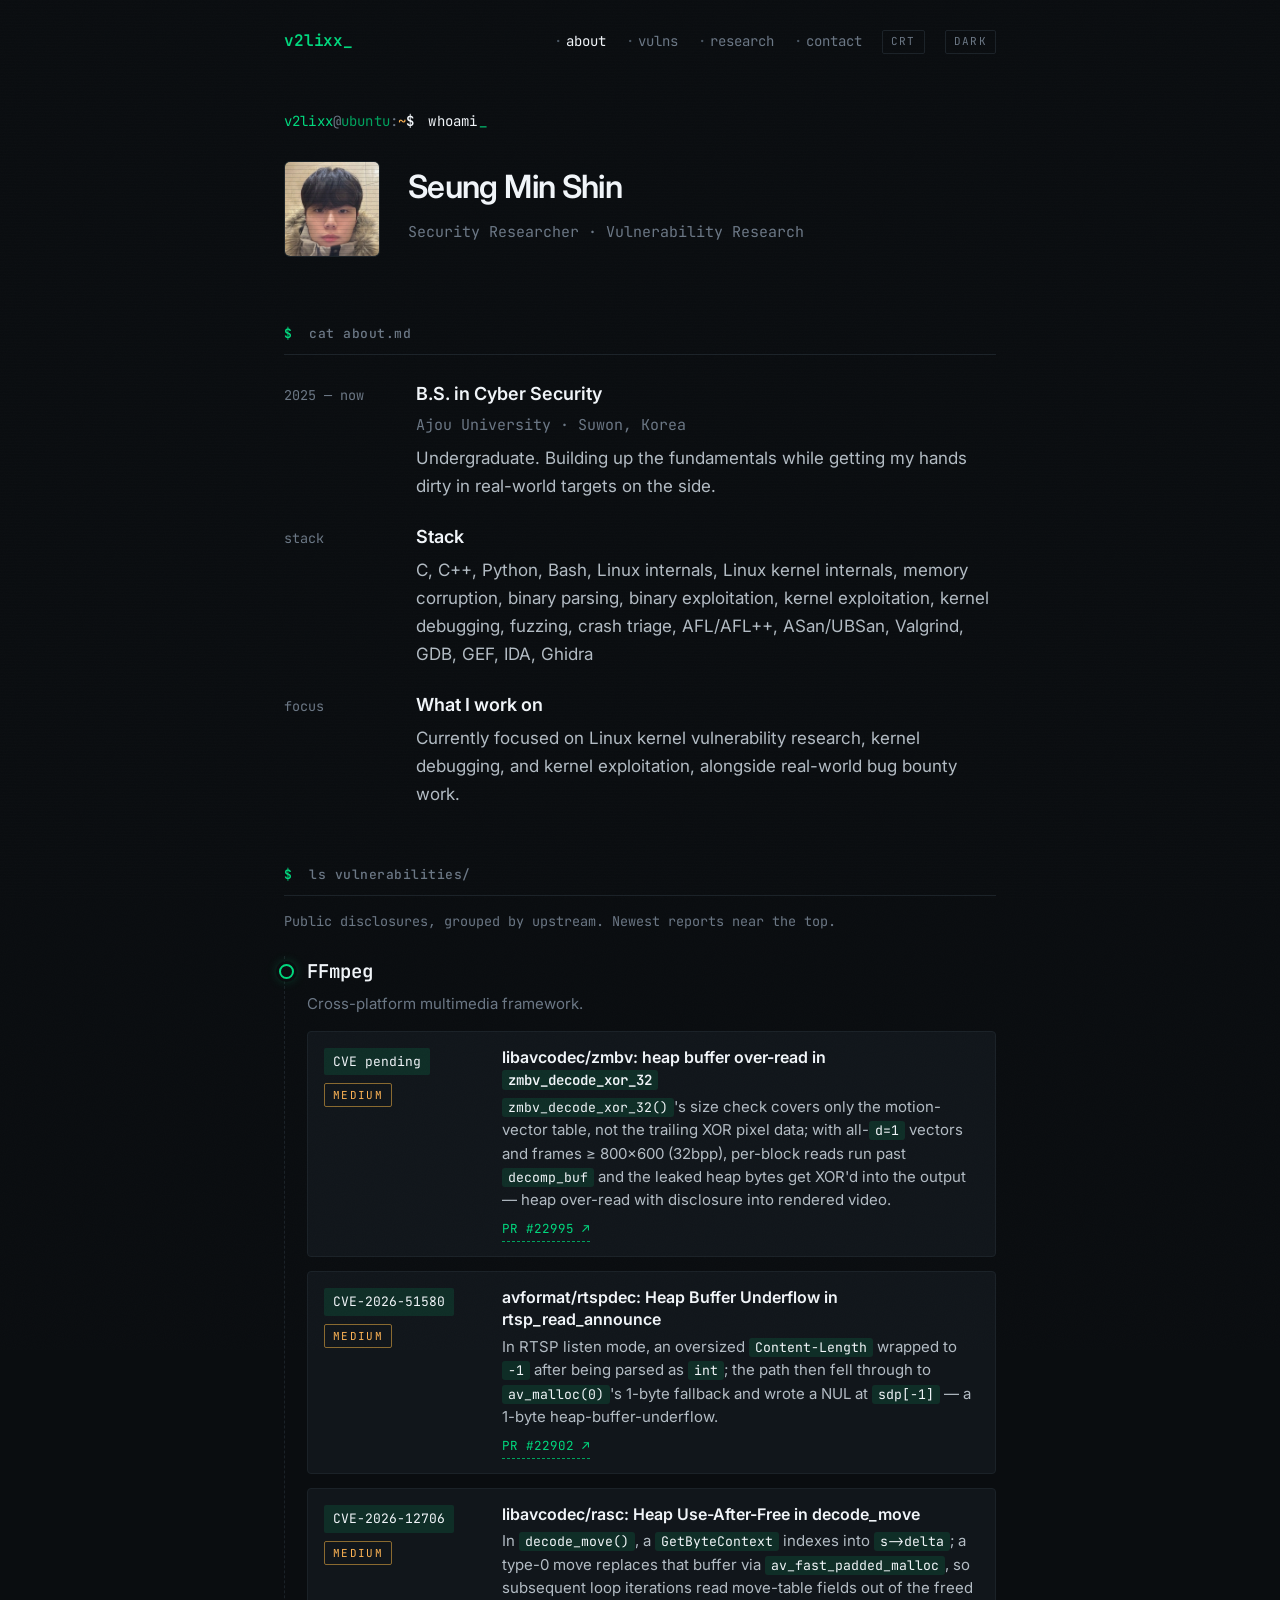
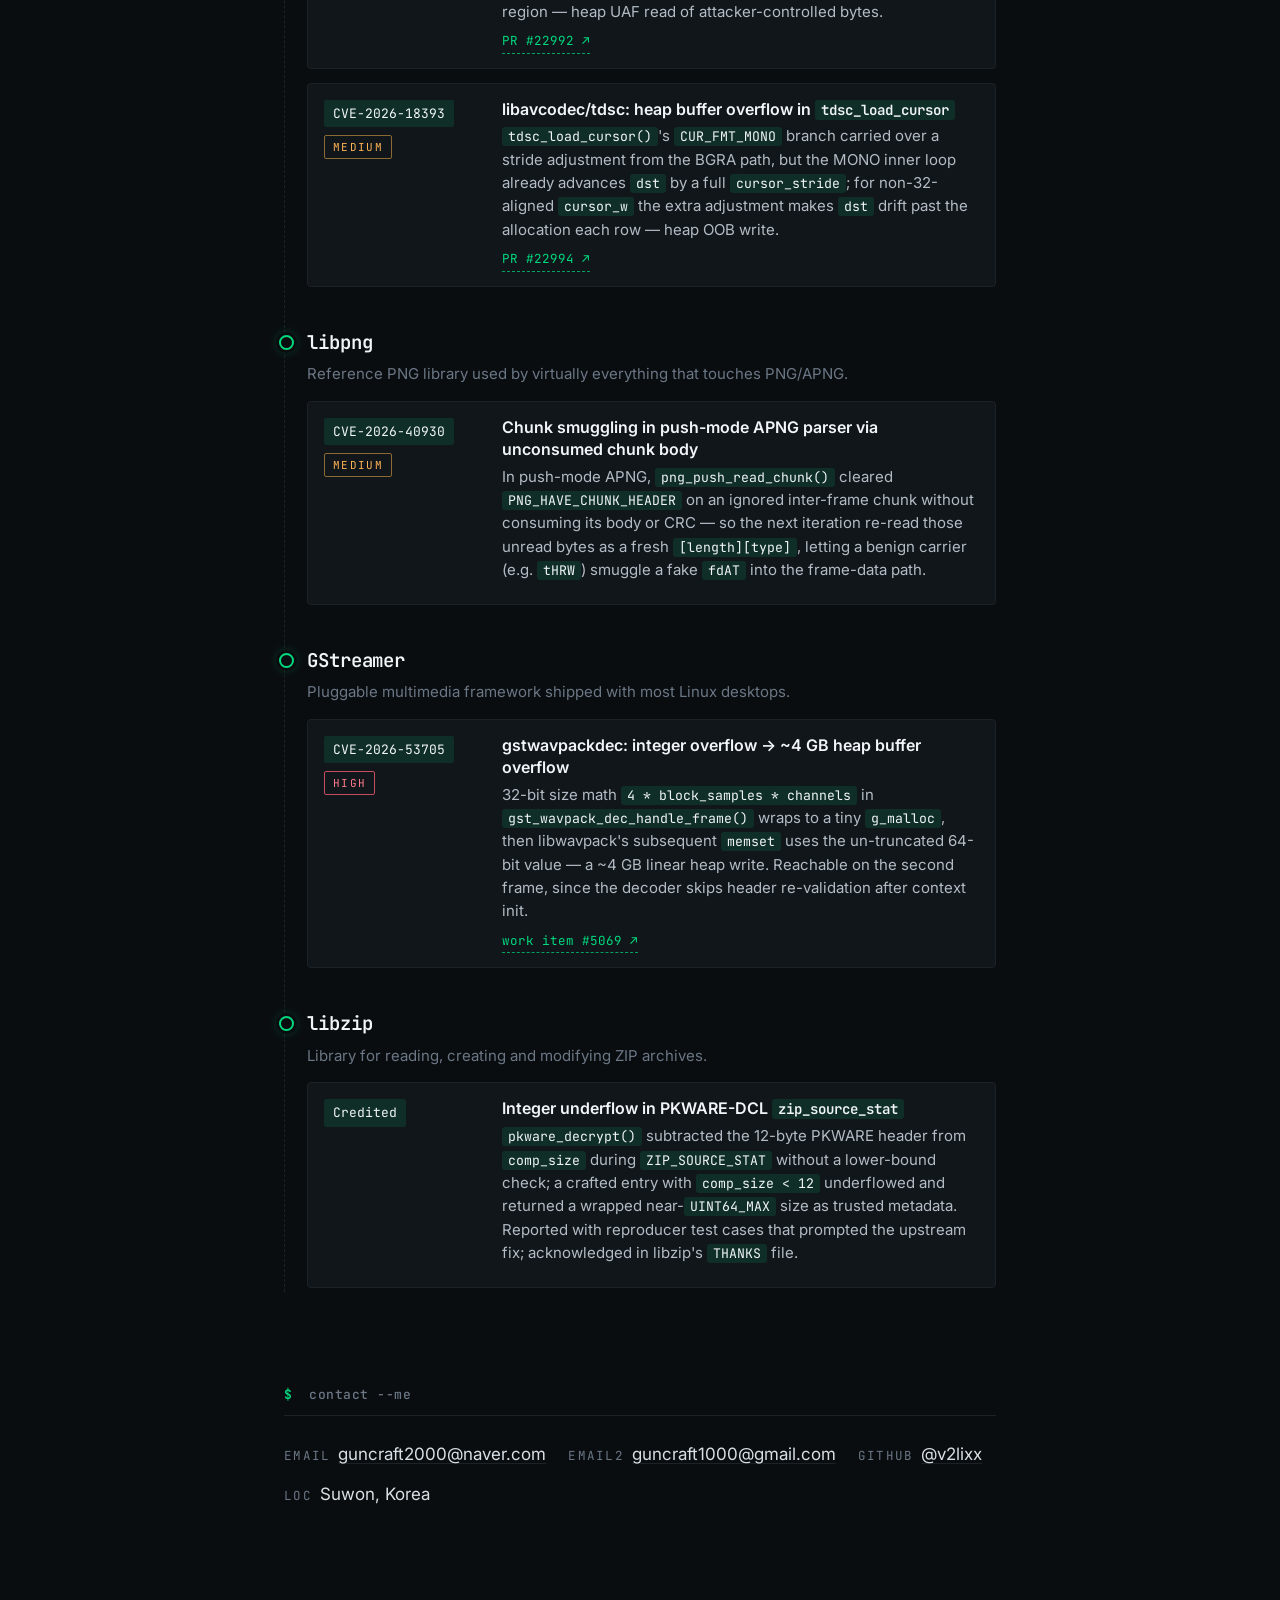
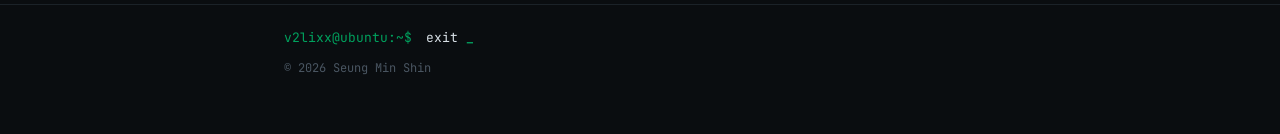
<file: index.html>
<!DOCTYPE html>
<html lang="en">
<head>
    <meta charset="UTF-8">
    <meta name="viewport" content="width=device-width, initial-scale=1.0">
    <title>Seung Min Shin · Security Researcher</title>
    <meta name="description" content="Seung Min Shin — Security Researcher. Vulnerability research with a current focus on Linux open-source packages and the kernel.">
    <link rel="stylesheet" href="styles.css?v=research-nav">
    <link rel="preconnect" href="https://fonts.googleapis.com">
    <link rel="preconnect" href="https://fonts.gstatic.com" crossorigin>
    <link href="https://fonts.googleapis.com/css2?family=JetBrains+Mono:wght@400;500;600&family=Inter:wght@400;500;600&display=swap" rel="stylesheet">
    <script>(function(){try{var t=localStorage.getItem('theme')||'dark';document.documentElement.setAttribute('data-theme',t);var c=localStorage.getItem('crt');if(c==='on')document.documentElement.setAttribute('data-crt','on');}catch(e){document.documentElement.setAttribute('data-theme','dark');}})();</script>
</head>
<body>
    <div class="scanline" aria-hidden="true"></div>
    <div class="noise" aria-hidden="true"></div>

    <nav class="nav">
        <div class="wrap">
            <div class="nav-brand"><a href="#top">v2lixx<span class="cursor">_</span></a></div>
            <ul class="nav-links">
                <li><a href="#about">about</a></li>
                <li><a href="#vulns">vulns</a></li>
                <li class="nav-item has-submenu">
                    <a href="research.html">research</a>
                    <ul class="submenu" aria-label="Research sections">
                        <li><a href="research.html">0-day</a></li>
                        <li><a href="research-1day.html">1-day</a></li>
                        <li><a href="research-wargame-ctf.html">wargame/ctf</a></li>
                    </ul>
                </li>
                <li><a href="#contact">contact</a></li>
                <li><button class="toggle-btn" id="crt-toggle" aria-label="Toggle CRT scanline">crt</button></li>
                <li><button class="toggle-btn" id="theme-toggle" aria-label="Toggle theme">dark</button></li>
            </ul>
        </div>
    </nav>

    <header class="intro" id="top">
        <div class="wrap">
            <div class="terminal-prompt">
                <span class="prompt-user">v2lixx</span><span class="prompt-at">@</span><span class="prompt-host">ubuntu</span><span class="prompt-colon">:</span><span class="prompt-path">~</span><span class="prompt-dollar">$</span>
                <span class="prompt-cmd">whoami</span>
            </div>
            <div class="intro-row">
                <div class="avatar">
                    <img src="profile.jpg" alt="Seung Min Shin">
                </div>
                <div class="intro-text">
                    <h1 class="glitch" data-text="Seung Min Shin">Seung Min Shin</h1>
                    <p class="tagline">Security Researcher · Vulnerability Research</p>
                </div>
            </div>
        </div>
    </header>

    <section class="block" id="about">
        <div class="wrap">
            <h2 class="section-heading"><span class="head-prompt">$</span> cat about.md</h2>
            <div class="entries">
                <div class="entry">
                    <div class="when">2025 — now</div>
                    <div class="what">
                        <h3>B.S. in Cyber Security</h3>
                        <p class="where">Ajou University · Suwon, Korea</p>
                        <p>Undergraduate. Building up the fundamentals while getting my hands dirty in real-world targets on the side.</p>
                    </div>
                </div>
                <div class="entry">
                    <div class="when">stack</div>
                    <div class="what">
                        <h3>Stack</h3>
                        <p>C, C++, Python, Bash, Linux internals, Linux kernel internals,
                            memory corruption, binary parsing, binary exploitation, kernel exploitation,
                            kernel debugging, fuzzing, crash triage, AFL/AFL++, ASan/UBSan, Valgrind,
                            GDB, GEF, IDA, Ghidra</p>
                    </div>
                </div>
                <div class="entry">
                    <div class="when">focus</div>
                    <div class="what">
                        <h3>What I work on</h3>
                        <p>Currently focused on Linux kernel vulnerability research, kernel debugging,
                            and kernel exploitation, alongside real-world bug bounty work.</p>
                    </div>
                </div>
            </div>
        </div>
    </section>

    <section class="block" id="vulns">
        <div class="wrap">
            <h2 class="section-heading"><span class="head-prompt">$</span> ls vulnerabilities/</h2>
            <p class="page-sub">Public disclosures, grouped by upstream. Newest reports near the top.</p>

            <div class="timeline">

                <div class="vendor-block" id="ffmpeg">
                    <h3 class="vendor-name">FFmpeg</h3>
                    <p class="vendor-desc">Cross-platform multimedia framework.</p>
                    <ul class="vuln-list">
                        <li>
                            <div class="vuln-meta">
                                <span class="cve">CVE pending</span>
                                <span class="sev medium">Medium</span>
                            </div>
                            <div class="vuln-body">
                                <h4 class="vuln-title">libavcodec/zmbv: heap buffer over-read in <code>zmbv_decode_xor_32</code></h4>
                                <p class="vuln-desc"><code>zmbv_decode_xor_32()</code>'s size check covers only the motion-vector table, not the trailing XOR pixel data; with all-<code>d=1</code> vectors and frames ≥ 800×600 (32bpp), per-block reads run past <code>decomp_buf</code> and the leaked heap bytes get XOR'd into the output — heap over-read with disclosure into rendered video.</p>
                                <p class="vuln-meta-row">
                                    <a class="vuln-link" href="https://code.ffmpeg.org/FFmpeg/FFmpeg/pulls/22995" target="_blank" rel="noopener">PR #22995 ↗</a>
                                </p>
                            </div>
                        </li>

                        <li>
                            <div class="vuln-meta">
                                <span class="cve"><a href="https://www.cve.org/CVERecord?id=CVE-2026-51580" target="_blank" rel="noopener">CVE-2026-51580</a></span>
                                <span class="sev medium">Medium</span>
                            </div>
                            <div class="vuln-body">
                                <h4 class="vuln-title">avformat/rtspdec: Heap Buffer Underflow in rtsp_read_announce</h4>
                                <p class="vuln-desc">In RTSP listen mode, an oversized <code>Content-Length</code> wrapped to <code>-1</code> after being parsed as <code>int</code>; the path then fell through to <code>av_malloc(0)</code>'s 1-byte fallback and wrote a NUL at <code>sdp[-1]</code> — a 1-byte heap-buffer-underflow.</p>
                                <p class="vuln-meta-row">
                                    <a class="vuln-link" href="https://code.ffmpeg.org/FFmpeg/FFmpeg/pulls/22902" target="_blank" rel="noopener">PR #22902 ↗</a>
                                </p>
                            </div>
                        </li>

                        <li>
                            <div class="vuln-meta">
                                <span class="cve"><a href="https://www.cve.org/CVERecord?id=CVE-2026-12706" target="_blank" rel="noopener">CVE-2026-12706</a></span>
                                <span class="sev medium">Medium</span>
                            </div>
                            <div class="vuln-body">
                                <h4 class="vuln-title">libavcodec/rasc: Heap Use-After-Free in decode_move</h4>
                                <p class="vuln-desc">In <code>decode_move()</code>, a <code>GetByteContext</code> indexes into <code>s->delta</code>; a type-0 move replaces that buffer via <code>av_fast_padded_malloc</code>, so subsequent loop iterations read move-table fields out of the freed region — heap UAF read of attacker-controlled bytes.</p>
                                <p class="vuln-meta-row">
                                    <a class="vuln-link" href="https://code.ffmpeg.org/FFmpeg/FFmpeg/pulls/22992" target="_blank" rel="noopener">PR #22992 ↗</a>
                                </p>
                            </div>
                        </li>

                        <li>
                            <div class="vuln-meta">
                                <span class="cve"><a href="https://www.cve.org/CVERecord?id=CVE-2026-18393" target="_blank" rel="noopener">CVE-2026-18393</a></span>
                                <span class="sev medium">Medium</span>
                            </div>
                            <div class="vuln-body">
                                <h4 class="vuln-title">libavcodec/tdsc: heap buffer overflow in <code>tdsc_load_cursor</code></h4>
                                <p class="vuln-desc"><code>tdsc_load_cursor()</code>'s <code>CUR_FMT_MONO</code> branch carried over a stride adjustment from the BGRA path, but the MONO inner loop already advances <code>dst</code> by a full <code>cursor_stride</code>; for non-32-aligned <code>cursor_w</code> the extra adjustment makes <code>dst</code> drift past the allocation each row — heap OOB write.</p>
                                <p class="vuln-meta-row">
                                    <a class="vuln-link" href="https://code.ffmpeg.org/FFmpeg/FFmpeg/pulls/22994" target="_blank" rel="noopener">PR #22994 ↗</a>
                                </p>
                            </div>
                        </li>
                    </ul>
                </div>

                <div class="vendor-block" id="libpng">
                    <h3 class="vendor-name">libpng</h3>
                    <p class="vendor-desc">Reference PNG library used by virtually everything that touches PNG/APNG.</p>
                    <ul class="vuln-list">
                        <li>
                            <div class="vuln-meta">
                                <span class="cve"><a href="https://www.cve.org/CVERecord?id=CVE-2026-40930" target="_blank" rel="noopener">CVE-2026-40930</a></span>
                                <span class="sev medium">Medium</span>
                            </div>
                            <div class="vuln-body">
                                <h4 class="vuln-title">Chunk smuggling in push-mode APNG parser via unconsumed chunk body</h4>
                                <p class="vuln-desc">In push-mode APNG, <code>png_push_read_chunk()</code> cleared <code>PNG_HAVE_CHUNK_HEADER</code> on an ignored inter-frame chunk without consuming its body or CRC — so the next iteration re-read those unread bytes as a fresh <code>[length][type]</code>, letting a benign carrier (e.g. <code>tHRW</code>) smuggle a fake <code>fdAT</code> into the frame-data path.</p>
                            </div>
                        </li>
                    </ul>
                </div>

                <div class="vendor-block" id="gstreamer">
                    <h3 class="vendor-name">GStreamer</h3>
                    <p class="vendor-desc">Pluggable multimedia framework shipped with most Linux desktops.</p>
                    <ul class="vuln-list">
                        <li>
                            <div class="vuln-meta">
                                <span class="cve"><a href="https://www.cve.org/CVERecord?id=CVE-2026-53705" target="_blank" rel="noopener">CVE-2026-53705</a></span>
                                <span class="sev high">High</span>
                            </div>
                            <div class="vuln-body">
                                <h4 class="vuln-title">gstwavpackdec: integer overflow → ~4 GB heap buffer overflow</h4>
                                <p class="vuln-desc">32-bit size math <code>4 * block_samples * channels</code> in <code>gst_wavpack_dec_handle_frame()</code> wraps to a tiny <code>g_malloc</code>, then libwavpack's subsequent <code>memset</code> uses the un-truncated 64-bit value — a ~4 GB linear heap write. Reachable on the second frame, since the decoder skips header re-validation after context init.</p>
                                <p class="vuln-meta-row">
                                    <a class="vuln-link" href="https://gitlab.freedesktop.org/gstreamer/gstreamer/-/work_items/5069" target="_blank" rel="noopener">work item #5069 ↗</a>
                                </p>
                            </div>
                        </li>
                    </ul>
                </div>

                <div class="vendor-block" id="libzip">
                    <h3 class="vendor-name">libzip</h3>
                    <p class="vendor-desc">Library for reading, creating and modifying ZIP archives.</p>
                    <ul class="vuln-list">
                        <li>
                            <div class="vuln-meta">
                                <span class="cve">Credited</span>
                            </div>
                            <div class="vuln-body">
                                <h4 class="vuln-title">Integer underflow in PKWARE-DCL <code>zip_source_stat</code></h4>
                                <p class="vuln-desc"><code>pkware_decrypt()</code> subtracted the 12-byte PKWARE header from <code>comp_size</code> during <code>ZIP_SOURCE_STAT</code> without a lower-bound check; a crafted entry with <code>comp_size &lt; 12</code> underflowed and returned a wrapped near-<code>UINT64_MAX</code> size as trusted metadata. Reported with reproducer test cases that prompted the upstream fix; acknowledged in libzip's <code>THANKS</code> file.</p>
                            </div>
                        </li>
                    </ul>
                </div>

            </div>
        </div>
    </section>

    <section class="block" id="contact">
        <div class="wrap">
            <h2 class="section-heading"><span class="head-prompt">$</span> contact --me</h2>
            <div class="contact-row">
                <div><span class="label">email</span><a href="mailto:guncraft2000@naver.com">guncraft2000@naver.com</a></div>
                <div><span class="label">email2</span><a href="mailto:guncraft1000@gmail.com">guncraft1000@gmail.com</a></div>
                <div><span class="label">github</span><a href="https://github.com/v2lixx" target="_blank" rel="noopener">@v2lixx</a></div>
                <div><span class="label">loc</span>Suwon, Korea</div>
            </div>
        </div>
    </section>

    <footer class="foot">
        <div class="wrap">
            <span class="foot-prompt">v2lixx@ubuntu:~$</span>
            <span class="foot-text">exit</span>
            <span class="cursor">_</span>
            <div class="foot-copy">© 2026 Seung Min Shin</div>
        </div>
    </footer>

    <script src="main.js"></script>
</body>
</html>
</file>
<file: styles.css>
/* =========================================================
   Seung Min Shin · portfolio
   Reference baseline: smlijun.github.io (layout, rhythm)
   Personal touches: terminal/CLI feel, subtle scanline + glitch,
                     terminal-green accent palette
   ========================================================= */

:root {
    --fg: #d8e0e6;
    --fg-strong: #f1f5f9;
    --muted: #6b7785;
    --muted-2: #4a5662;
    --border: #1b2228;
    --border-soft: #161c22;
    --bg: #0a0d10;
    --bg-elev: #11161b;
    --bio: #c2cbd2;
    --entry-text: #b3bcc4;
    --accent: #00d97e;            /* terminal green */
    --accent-soft: rgba(0, 217, 126, 0.12);
    --accent-dim: #00a25e;
    --warn: #ffb454;
    --crit: #ff5c7a;
    --max: 760px;
    --sans: "Inter", -apple-system, BlinkMacSystemFont, "Segoe UI", Helvetica, Arial, sans-serif;
    --mono: "JetBrains Mono", ui-monospace, SFMono-Regular, Menlo, Consolas, monospace;
    color-scheme: dark;
}

:root[data-theme="light"] {
    --fg: #1a1f24;
    --fg-strong: #06090c;
    --muted: #5e6770;
    --muted-2: #8b939c;
    --border: #e1e5e9;
    --border-soft: #eef0f2;
    --bg: #fafbfc;
    --bg-elev: #ffffff;
    --bio: #2a3036;
    --entry-text: #38414a;
    --accent: #00945a;
    --accent-soft: rgba(0, 148, 90, 0.10);
    --accent-dim: #007549;
    --warn: #b06f00;
    --crit: #c1264a;
    color-scheme: light;
}

* { box-sizing: border-box; }
html { -webkit-text-size-adjust: 100%; scroll-behavior: smooth; }

body {
    margin: 0;
    font-family: var(--sans);
    font-size: 18px;
    line-height: 1.65;
    color: var(--fg);
    background: var(--bg);
    -webkit-font-smoothing: antialiased;
    -moz-osx-font-smoothing: grayscale;
    overflow-x: hidden;
}

.wrap {
    max-width: var(--max);
    margin: 0 auto;
    padding: 0 24px;
}

a {
    color: var(--fg);
    text-decoration: underline;
    text-decoration-color: var(--border);
    text-underline-offset: 3px;
    transition: color .15s ease, text-decoration-color .15s ease;
}
a:hover {
    color: var(--accent);
    text-decoration-color: var(--accent);
}

code {
    font-family: var(--mono);
    font-size: 0.88em;
    background: var(--accent-soft);
    color: var(--fg-strong);
    padding: 1px 6px;
    border-radius: 3px;
}

/* ----- Atmosphere: scanline + grain (very subtle) ------------- */

.scanline {
    position: fixed;
    inset: 0;
    pointer-events: none;
    z-index: 100;
    background-image: repeating-linear-gradient(
        to bottom,
        rgba(255,255,255,0.018) 0px,
        rgba(255,255,255,0.018) 1px,
        transparent 1px,
        transparent 3px
    );
    mix-blend-mode: overlay;
    opacity: 0.35;
}
:root[data-theme="light"] .scanline {
    background-image: repeating-linear-gradient(
        to bottom,
        rgba(0,0,0,0.025) 0px,
        rgba(0,0,0,0.025) 1px,
        transparent 1px,
        transparent 3px
    );
    opacity: 0.5;
}
:root[data-crt="on"] .scanline {
    opacity: 0.85;
    background-image: repeating-linear-gradient(
        to bottom,
        rgba(0,217,126,0.06) 0px,
        rgba(0,217,126,0.06) 1px,
        transparent 1px,
        transparent 2px
    );
    mix-blend-mode: normal;
}
:root[data-theme="light"][data-crt="on"] .scanline {
    background-image: repeating-linear-gradient(
        to bottom,
        rgba(0,0,0,0.06) 0px,
        rgba(0,0,0,0.06) 1px,
        transparent 1px,
        transparent 2px
    );
}

.noise {
    position: fixed;
    inset: -50%;
    pointer-events: none;
    z-index: 99;
    opacity: 0.025;
    background-image: url("data:image/svg+xml;utf8,<svg xmlns='http://www.w3.org/2000/svg' width='200' height='200'><filter id='n'><feTurbulence type='fractalNoise' baseFrequency='0.9' numOctaves='3' stitchTiles='stitch'/></filter><rect width='100%' height='100%' filter='url(%23n)' opacity='0.7'/></svg>");
}

/* ----- Nav -------------------------------------------------- */

.nav { padding: 28px 0 0; position: relative; z-index: 5; }
.nav .wrap {
    display: flex;
    justify-content: space-between;
    align-items: baseline;
    gap: 24px;
}
.nav-brand {
    font-family: var(--mono);
    font-weight: 600;
    font-size: 16px;
    letter-spacing: -0.01em;
    color: var(--accent);
}
.nav-brand a { text-decoration: none; color: inherit; }
.nav-brand .cursor { color: var(--accent); }

.nav-links {
    list-style: none;
    margin: 0;
    padding: 0;
    display: flex;
    gap: 20px;
    font-family: var(--mono);
    font-size: 14px;
    align-items: center;
}
.nav-links > li { position: relative; }
.nav-links a {
    text-decoration: none;
    color: var(--muted);
    transition: color .15s ease;
}
.nav-links a::before {
    content: "·";
    color: var(--muted-2);
    margin-right: 4px;
}
.nav-links a:hover { color: var(--fg-strong); }
.nav-links a:hover::before { color: var(--accent); }

.nav-links .submenu {
    list-style: none;
    margin: 0;
    padding: 8px 0;
    position: absolute;
    top: calc(100% + 10px);
    left: -12px;
    min-width: 158px;
    background: var(--bg-elev);
    border: 1px solid var(--border);
    border-radius: 4px;
    opacity: 0;
    visibility: hidden;
    pointer-events: none;
    transform: translateY(-4px);
    transition: opacity .15s ease, transform .15s ease, visibility .15s ease;
    z-index: 30;
}
.nav-links .submenu::before {
    content: "";
    position: absolute;
    left: 0;
    right: 0;
    top: -11px;
    height: 11px;
}
.nav-links .has-submenu:hover .submenu,
.nav-links .has-submenu:focus-within .submenu {
    opacity: 1;
    visibility: visible;
    pointer-events: auto;
    transform: translateY(0);
}
.nav-links .submenu a {
    display: block;
    padding: 6px 12px;
    white-space: nowrap;
}
.nav-links .submenu a::before {
    content: "$";
    color: var(--accent-dim);
    margin-right: 7px;
}
.nav-links .submenu a:hover::before,
.nav-links .submenu a.active::before {
    color: var(--accent);
}

.toggle-btn {
    background: transparent;
    border: 1px solid var(--border);
    color: var(--muted);
    font-family: var(--mono);
    font-size: 11px;
    text-transform: uppercase;
    letter-spacing: 0.12em;
    padding: 3px 8px;
    border-radius: 2px;
    cursor: pointer;
    line-height: 1.4;
    transition: color .15s ease, border-color .15s ease, background .15s ease;
}
.toggle-btn:hover {
    color: var(--accent);
    border-color: var(--accent);
    background: var(--accent-soft);
}

/* ----- Header / Hero --------------------------------------- */

header.intro { padding: 56px 0 16px; }

.terminal-prompt {
    font-family: var(--mono);
    font-size: 14px;
    color: var(--muted);
    margin-bottom: 28px;
    letter-spacing: 0.01em;
}
.terminal-prompt .prompt-user { color: var(--accent); }
.terminal-prompt .prompt-host { color: var(--accent-dim); }
.terminal-prompt .prompt-path { color: var(--warn); }
.terminal-prompt .prompt-dollar {
    color: var(--fg-strong);
    margin: 0 6px 0 0;
    font-weight: 600;
}
.terminal-prompt .prompt-cmd { color: var(--fg-strong); }
.terminal-prompt .prompt-cmd::after {
    content: "_";
    display: inline-block;
    color: var(--accent);
    animation: blink 1s steps(1) infinite;
    margin-left: 2px;
}

.intro-row {
    display: flex;
    gap: 28px;
    align-items: flex-start;
}
.avatar {
    width: 96px;
    height: 96px;
    border-radius: 6px;
    flex-shrink: 0;
    border: 1px solid var(--border);
    background:
        linear-gradient(135deg, var(--accent-soft), transparent 70%),
        var(--bg-elev);
    display: flex;
    align-items: center;
    justify-content: center;
    box-shadow: inset 0 0 0 1px rgba(0,217,126,0.06);
    position: relative;
    overflow: hidden;
}
.avatar::after {
    content: "";
    position: absolute;
    inset: 0;
    background: repeating-linear-gradient(
        to bottom,
        transparent 0,
        transparent 3px,
        rgba(0,0,0,0.08) 3px,
        rgba(0,0,0,0.08) 4px
    );
    pointer-events: none;
    z-index: 2;
}
.avatar img {
    display: block;
    width: 100%;
    height: 100%;
    object-fit: cover;
    object-position: center 30%;
    user-select: none;
    -webkit-user-drag: none;
}
.avatar-text {
    font-family: var(--mono);
    font-size: 26px;
    font-weight: 600;
    color: var(--accent);
    letter-spacing: 0.04em;
    text-shadow: 0 0 12px rgba(0,217,126,0.35);
}

.intro-text h1 {
    margin: 0 0 6px;
    font-size: 32px;
    font-weight: 600;
    letter-spacing: -0.02em;
    color: var(--fg-strong);
}
.intro-text .tagline {
    margin: 0 0 14px;
    color: var(--muted);
    font-family: var(--mono);
    font-size: 15px;
}
.intro-text .bio {
    margin: 0;
    font-size: 18px;
    color: var(--bio);
}

/* ----- Glitch on name (hover only, very subtle) ------------ */

.glitch {
    position: relative;
    display: inline-block;
    cursor: default;
}
.glitch::before,
.glitch::after {
    content: attr(data-text);
    position: absolute;
    top: 0; left: 0;
    width: 100%;
    overflow: hidden;
    opacity: 0;
    pointer-events: none;
    transition: opacity .15s ease;
}
.glitch::before {
    color: var(--accent);
    transform: translate(-1.5px, 0);
    clip-path: inset(0 0 55% 0);
    mix-blend-mode: screen;
}
.glitch::after {
    color: var(--crit);
    transform: translate(1.5px, 0);
    clip-path: inset(55% 0 0 0);
    mix-blend-mode: screen;
}
.glitch:hover::before,
.glitch:hover::after {
    opacity: 0.85;
    animation: glitch-shift 1.2s steps(2, end) infinite;
}
.glitch:hover::after { animation-delay: 0.1s; }
:root[data-theme="light"] .glitch::before,
:root[data-theme="light"] .glitch::after { mix-blend-mode: multiply; }

/* ----- Sections -------------------------------------------- */

section.block { padding: 48px 0 8px; position: relative; z-index: 2; }

h2.section-heading {
    font-family: var(--mono);
    font-size: 13px;
    font-weight: 500;
    text-transform: lowercase;
    letter-spacing: 0.04em;
    color: var(--muted);
    margin: 0 0 24px;
    padding-bottom: 10px;
    border-bottom: 1px solid var(--border);
}
h2.section-heading .head-prompt {
    color: var(--accent);
    margin-right: 8px;
    font-weight: 600;
}

/* ----- Entries (about) ------------------------------------- */

.entries {
    display: flex;
    flex-direction: column;
    gap: 22px;
}
.entry {
    display: grid;
    grid-template-columns: 110px 1fr;
    gap: 22px;
    align-items: baseline;
}
.entry .when {
    font-family: var(--mono);
    font-size: 13.5px;
    color: var(--muted);
    padding-top: 4px;
    white-space: nowrap;
    text-transform: lowercase;
}
.entry .what h3 {
    margin: 0 0 4px;
    font-size: 18px;
    font-weight: 600;
    color: var(--fg-strong);
}
.entry .what .where {
    margin: 0 0 6px;
    font-size: 15px;
    color: var(--muted);
    font-family: var(--mono);
}
.entry .what p {
    margin: 4px 0 0;
    font-size: 17px;
    color: var(--entry-text);
}

.page-sub {
    color: var(--muted);
    font-family: var(--mono);
    font-size: 13.5px;
    margin: -10px 0 24px;
}

/* ----- Vulnerability timeline ------------------------------ */

.timeline {
    position: relative;
    padding-left: 22px;
    border-left: 1px dashed var(--border);
}

.vendor-block {
    position: relative;
    margin: 0 0 36px;
    padding: 0 0 4px;
}
.vendor-block::before {
    content: "";
    position: absolute;
    left: -28px;
    top: 8px;
    width: 11px;
    height: 11px;
    border-radius: 50%;
    background: var(--bg);
    border: 2px solid var(--accent);
    box-shadow: 0 0 0 3px var(--bg), 0 0 12px rgba(0,217,126,0.4);
}
.vendor-block h3.vendor-name {
    margin: 0 0 4px;
    font-size: 19px;
    font-weight: 600;
    color: var(--fg-strong);
    font-family: var(--mono);
    letter-spacing: -0.005em;
}
.vendor-block .vendor-desc {
    margin: 0 0 14px;
    font-size: 15px;
    color: var(--muted);
}

.vuln-list {
    list-style: none;
    margin: 0;
    padding: 0;
    display: flex;
    flex-direction: column;
    gap: 14px;
}
.vuln-list li {
    background: var(--bg-elev);
    border: 1px solid var(--border);
    border-radius: 4px;
    padding: 14px 16px;
    display: grid;
    grid-template-columns: 160px 1fr;
    gap: 6px 18px;
    transition: border-color .18s ease, transform .18s ease;
}
.vuln-list li:hover {
    border-color: var(--accent);
    transform: translateX(2px);
}
.vuln-meta {
    display: flex;
    flex-direction: column;
    gap: 8px;
    align-items: flex-start;
    padding-top: 2px;
}
.cve {
    font-family: var(--mono);
    font-size: 13px;
    color: var(--fg-strong);
    background: var(--accent-soft);
    padding: 2px 8px;
    border-radius: 2px;
    border: 1px solid transparent;
    white-space: nowrap;
}
.cve a { color: inherit; text-decoration: none; }
.cve a:hover { color: var(--accent); }

.sev {
    font-family: var(--mono);
    font-size: 11px;
    text-transform: uppercase;
    letter-spacing: 0.12em;
    padding: 2px 8px;
    border: 1px solid var(--border);
    border-radius: 2px;
    color: var(--muted);
    white-space: nowrap;
}
.sev.critical { color: var(--crit); border-color: var(--crit); }
.sev.high     { color: #ff7a8a; border-color: #c44d5e; }
.sev.medium   { color: var(--warn); border-color: #8a6a30; }
.sev.low      { color: #8dcf8d; border-color: #3a6a3a; }
:root[data-theme="light"] .sev.critical { color: #b1183a; border-color: #b1183a; }
:root[data-theme="light"] .sev.high     { color: #b1183a; border-color: #d35070; }
:root[data-theme="light"] .sev.medium   { color: #8a5a00; border-color: #d6b368; }
:root[data-theme="light"] .sev.low      { color: #2f7a3a; border-color: #a7cba7; }

.vuln-body { min-width: 0; }
.vuln-title {
    margin: 0 0 4px;
    font-size: 16px;
    font-weight: 600;
    color: var(--fg-strong);
    line-height: 1.4;
}
.vuln-desc {
    margin: 4px 0 8px;
    font-size: 15px;
    color: var(--entry-text);
    line-height: 1.55;
}

.vuln-meta-row {
    margin: 0;
    font-family: var(--mono);
    font-size: 12.5px;
    color: var(--muted);
    display: flex;
    flex-wrap: wrap;
    gap: 8px 14px;
    align-items: center;
}
.status {
    font-family: var(--mono);
    font-size: 11px;
    text-transform: uppercase;
    letter-spacing: 0.1em;
    padding: 2px 6px;
    border-radius: 2px;
}
.status.confirmed { color: var(--accent); border: 1px solid var(--accent-dim); }
.status.duplicate { color: var(--muted); border: 1px solid var(--border); }
.cve-status { color: var(--warn); }
.vuln-link {
    color: var(--accent);
    text-decoration: none;
    border-bottom: 1px dashed var(--accent-dim);
    padding-bottom: 1px;
}
.vuln-link:hover { color: var(--fg-strong); border-bottom-color: var(--fg-strong); }

/* ----- Other Acknowledgments ------------------------------- */

.ack-list {
    list-style: none;
    margin: 0;
    padding: 0;
    display: flex;
    flex-direction: column;
    gap: 12px;
}
.ack-list li {
    display: grid;
    grid-template-columns: 110px 1fr;
    gap: 18px;
    padding: 12px 0;
    border-top: 1px dashed var(--border);
}
.ack-list li:last-child { border-bottom: 1px dashed var(--border); }
.ack-vendor {
    font-family: var(--mono);
    font-size: 14px;
    color: var(--muted);
    padding-top: 2px;
}
.ack-title {
    margin: 0 0 4px;
    font-size: 15.5px;
    font-weight: 600;
    color: var(--fg);
}
.ack-desc {
    margin: 0;
    font-size: 14.5px;
    color: var(--entry-text);
    line-height: 1.55;
}

/* ----- Contact --------------------------------------------- */

.contact-row {
    display: flex;
    flex-wrap: wrap;
    gap: 12px 22px;
    font-size: 17px;
}
.contact-row > div {
    display: flex;
    align-items: baseline;
    gap: 8px;
}
.contact-row .label {
    color: var(--muted);
    font-family: var(--mono);
    font-size: 12.5px;
    text-transform: uppercase;
    letter-spacing: 0.1em;
}

/* ----- Footer ---------------------------------------------- */

footer.foot {
    margin-top: 88px;
    padding: 22px 0 56px;
    border-top: 1px solid var(--border);
    font-family: var(--mono);
    font-size: 13px;
    color: var(--muted);
}
.foot-prompt { color: var(--accent-dim); }
.foot-text { color: var(--fg); margin-left: 6px; }
.foot-copy { margin-top: 10px; color: var(--muted-2); font-size: 12px; }

/* ----- Cursor ---------------------------------------------- */

.cursor {
    display: inline-block;
    color: var(--accent);
    animation: blink 1s steps(1) infinite;
}

@keyframes blink {
    0%, 50% { opacity: 1; }
    51%, 100% { opacity: 0; }
}

@keyframes glitch-shift {
    0%   { transform: translate(-1.5px, 0); }
    20%  { transform: translate(1.5px, -1px); }
    40%  { transform: translate(-1px, 1px); }
    60%  { transform: translate(1px, 0); }
    80%  { transform: translate(-2px, -0.5px); }
    100% { transform: translate(0, 0); }
}

/* ----- Selection ------------------------------------------- */

::selection { background: var(--accent-soft); color: var(--fg-strong); }

/* ----- Responsive ------------------------------------------ */

@media (max-width: 640px) {
    body { font-size: 17px; }
    .nav .wrap {
        flex-direction: column;
        align-items: flex-start;
        gap: 12px;
    }
    .nav-links {
        flex-wrap: wrap;
        gap: 14px;
        align-items: flex-start;
    }
    .nav-links .has-submenu {
        width: 100%;
    }
    .nav-links .submenu {
        position: static;
        min-width: 0;
        display: flex;
        flex-wrap: wrap;
        gap: 8px 14px;
        padding: 4px 0 0 14px;
        background: transparent;
        border: 0;
        opacity: 1;
        visibility: visible;
        pointer-events: auto;
        transform: none;
        transition: none;
    }
    .nav-links .submenu::before {
        display: none;
    }
    .nav-links .submenu a {
        padding: 0;
    }
    .intro-row { flex-direction: column; gap: 18px; }
    .avatar { width: 76px; height: 76px; }
    .avatar-text { font-size: 22px; }
    .intro-text h1 { font-size: 26px; }
    .entry { grid-template-columns: 1fr; gap: 4px; }
    .entry .when { padding-top: 0; }
    .vuln-list li {
        grid-template-columns: 1fr;
        gap: 10px;
    }
    .vuln-meta { flex-direction: row; }
    .ack-list li { grid-template-columns: 1fr; gap: 4px; }
    .timeline { padding-left: 18px; }
    .vendor-block::before { left: -23px; }
}

@media (prefers-reduced-motion: reduce) {
    .cursor, .terminal-prompt .prompt-cmd::after { animation: none; }
    .glitch:hover::before,
    .glitch:hover::after { animation: none; }
}

/* ============================================================
   Research index + post page
   ============================================================ */

.nav-links a.active { color: var(--fg-strong); }
.nav-links a.active::before { color: var(--accent); }

.page-title {
    margin: 28px 0 6px;
    font-size: 30px;
    font-weight: 600;
    color: var(--fg-strong);
    letter-spacing: -0.02em;
}

/* ----- Post list (research.html) ----- */

.post-list {
    list-style: none;
    margin: 0;
    padding: 0;
    display: flex;
    flex-direction: column;
    gap: 4px;
}
.post-list li {
    display: grid;
    grid-template-columns: 110px 1fr;
    gap: 22px;
    align-items: baseline;
    padding: 16px 0;
    border-bottom: 1px dashed var(--border);
}
.post-list li:last-child { border-bottom: none; }

.post-list .post-when {
    font-family: var(--mono);
    font-size: 13.5px;
    color: var(--muted);
    padding-top: 3px;
    white-space: nowrap;
}
.post-list .post-link {
    font-size: 18px;
    font-weight: 600;
    color: var(--fg-strong);
    text-decoration: none;
    line-height: 1.4;
    display: inline-block;
    margin-bottom: 6px;
    transition: color .15s ease;
}
.post-list .post-link:hover { color: var(--accent); }

.post-list .post-meta-row {
    display: flex;
    gap: 8px;
    align-items: center;
    margin: 4px 0 6px;
    flex-wrap: wrap;
}
.post-list .post-vendor {
    font-family: var(--mono);
    font-size: 11px;
    text-transform: uppercase;
    letter-spacing: 0.12em;
    padding: 2px 8px;
    border: 1px solid var(--border);
    border-radius: 2px;
    color: var(--muted);
}
.post-list .post-summary {
    margin: 4px 0 0;
    font-size: 15.5px;
    color: var(--entry-text);
    line-height: 1.55;
}
.post-list .post-loading,
.post-list .post-empty {
    grid-column: 1 / -1;
    color: var(--muted);
    font-family: var(--mono);
    font-size: 14px;
    padding: 12px 0;
}

/* ----- Post page (post.html) ----- */

.post-intro { padding: 56px 0 0; }
.block.post-body-section { padding-top: 8px; }
.post-back-link {
    margin: 14px 0 0;
    font-family: var(--mono);
    font-size: 13.5px;
}
.post-back-link a {
    color: var(--muted);
    text-decoration: none;
    border-bottom: 1px dashed var(--border);
    padding-bottom: 1px;
}
.post-back-link a:hover {
    color: var(--accent);
    border-bottom-color: var(--accent);
}
.post-back-bottom {
    margin: 56px 0 0;
    padding-top: 24px;
    border-top: 1px solid var(--border);
}

.post-meta {
    margin: 14px 0 0;
    font-family: var(--mono);
    font-size: 13.5px;
    color: var(--muted);
    display: flex;
    flex-wrap: wrap;
    gap: 6px 10px;
    align-items: center;
}
.post-meta > span { display: inline-flex; align-items: center; }
.post-meta .meta-vendor { color: var(--fg); }
.post-meta a { color: var(--accent); text-decoration: none; }
.post-meta a:hover { color: var(--fg-strong); }
.post-meta .sev {
    font-size: 11px;
    text-transform: uppercase;
    letter-spacing: 0.12em;
    padding: 2px 8px;
    border-radius: 2px;
    border: 1px solid var(--border);
}

/* ----- Rendered markdown (.blog-post) ----- */

.blog-post {
    font-size: 17.5px;
    line-height: 1.75;
    color: var(--bio);
    padding: 0 0 8px;
}
.blog-post > :first-child { margin-top: 0; }
.blog-post h1,
.blog-post h2,
.blog-post h3,
.blog-post h4 {
    color: var(--fg-strong);
    letter-spacing: -0.01em;
    margin: 1.6em 0 0.5em;
    line-height: 1.3;
}
.blog-post h1 { font-size: 26px; font-weight: 600; }
.blog-post h2 {
    font-size: 21px;
    font-weight: 600;
    padding-bottom: 6px;
    border-bottom: 1px solid var(--border);
}
.blog-post h3 { font-size: 18px; font-weight: 600; }
.blog-post h4 { font-size: 16px; font-weight: 600; color: var(--fg); }
.blog-post p  { margin: 0 0 1em; }

.blog-post a {
    color: var(--accent);
    text-decoration: underline;
    text-decoration-color: var(--accent-dim);
    text-underline-offset: 3px;
}
.blog-post a:hover {
    color: var(--fg-strong);
    text-decoration-color: var(--fg-strong);
}

.blog-post code {
    font-family: var(--mono);
    font-size: 0.86em;
    background: var(--accent-soft);
    color: var(--fg-strong);
    padding: 1px 6px;
    border-radius: 3px;
}
.blog-post pre {
    font-family: var(--mono);
    font-size: 13.5px;
    line-height: 1.55;
    background: #0d1117;
    border: 1px solid var(--border);
    border-radius: 4px;
    padding: 14px 16px;
    overflow-x: auto;
    margin: 0 0 1.2em;
}
:root[data-theme="light"] .blog-post pre {
    background: #161b22;
}
.blog-post pre code {
    background: none;
    padding: 0;
    border-radius: 0;
    font-size: inherit;
    color: inherit;
}

.blog-post blockquote {
    margin: 1.2em 0;
    padding: 6px 16px;
    border-left: 3px solid var(--accent-dim);
    background: var(--accent-soft);
    color: var(--fg);
    border-radius: 0 3px 3px 0;
}
.blog-post blockquote p:last-child { margin-bottom: 0; }

.blog-post ul,
.blog-post ol {
    padding-left: 1.4em;
    margin: 0 0 1em;
}
.blog-post li { margin: 0.25em 0; }

.blog-post hr {
    border: 0;
    border-top: 1px solid var(--border);
    margin: 2em 0;
}

.blog-post img { max-width: 100%; height: auto; border-radius: 3px; }

/* Line-number gutter inside code blocks (post-processed from /* NNN */ comments) */
.blog-post pre .ln {
    display: inline-block;
    min-width: 3.2em;       /* fits 3- and 4-digit numbers in the same code block */
    margin-right: 0.75em;
    text-align: right;
    color: var(--muted);
    opacity: 0.55;
    user-select: none;
    -webkit-user-select: none;
    pointer-events: none;
}

.blog-post table {
    width: 100%;
    border-collapse: collapse;
    margin: 1em 0 1.2em;
    font-size: 15px;
}
.blog-post th,
.blog-post td {
    text-align: left;
    padding: 8px 12px;
    border-bottom: 1px solid var(--border);
}
.blog-post th {
    color: var(--muted);
    font-weight: 600;
    font-family: var(--mono);
    font-size: 13px;
    text-transform: uppercase;
    letter-spacing: 0.06em;
    border-bottom: 1px solid var(--border);
}

.post-loading,
.post-empty {
    color: var(--muted);
    font-family: var(--mono);
    font-size: 14px;
    padding: 12px 0;
}

/* ----- Responsive (research / post) ----- */

@media (max-width: 640px) {
    .post-list li {
        grid-template-columns: 1fr;
        gap: 4px;
    }
    .post-list .post-when { padding-top: 0; }
    .blog-post { font-size: 16.5px; }
    .blog-post pre { font-size: 12.5px; padding: 12px; }
    .blog-post h1 { font-size: 22px; }
    .blog-post h2 { font-size: 18.5px; }
    .blog-post h3 { font-size: 16.5px; }
}
</file>
